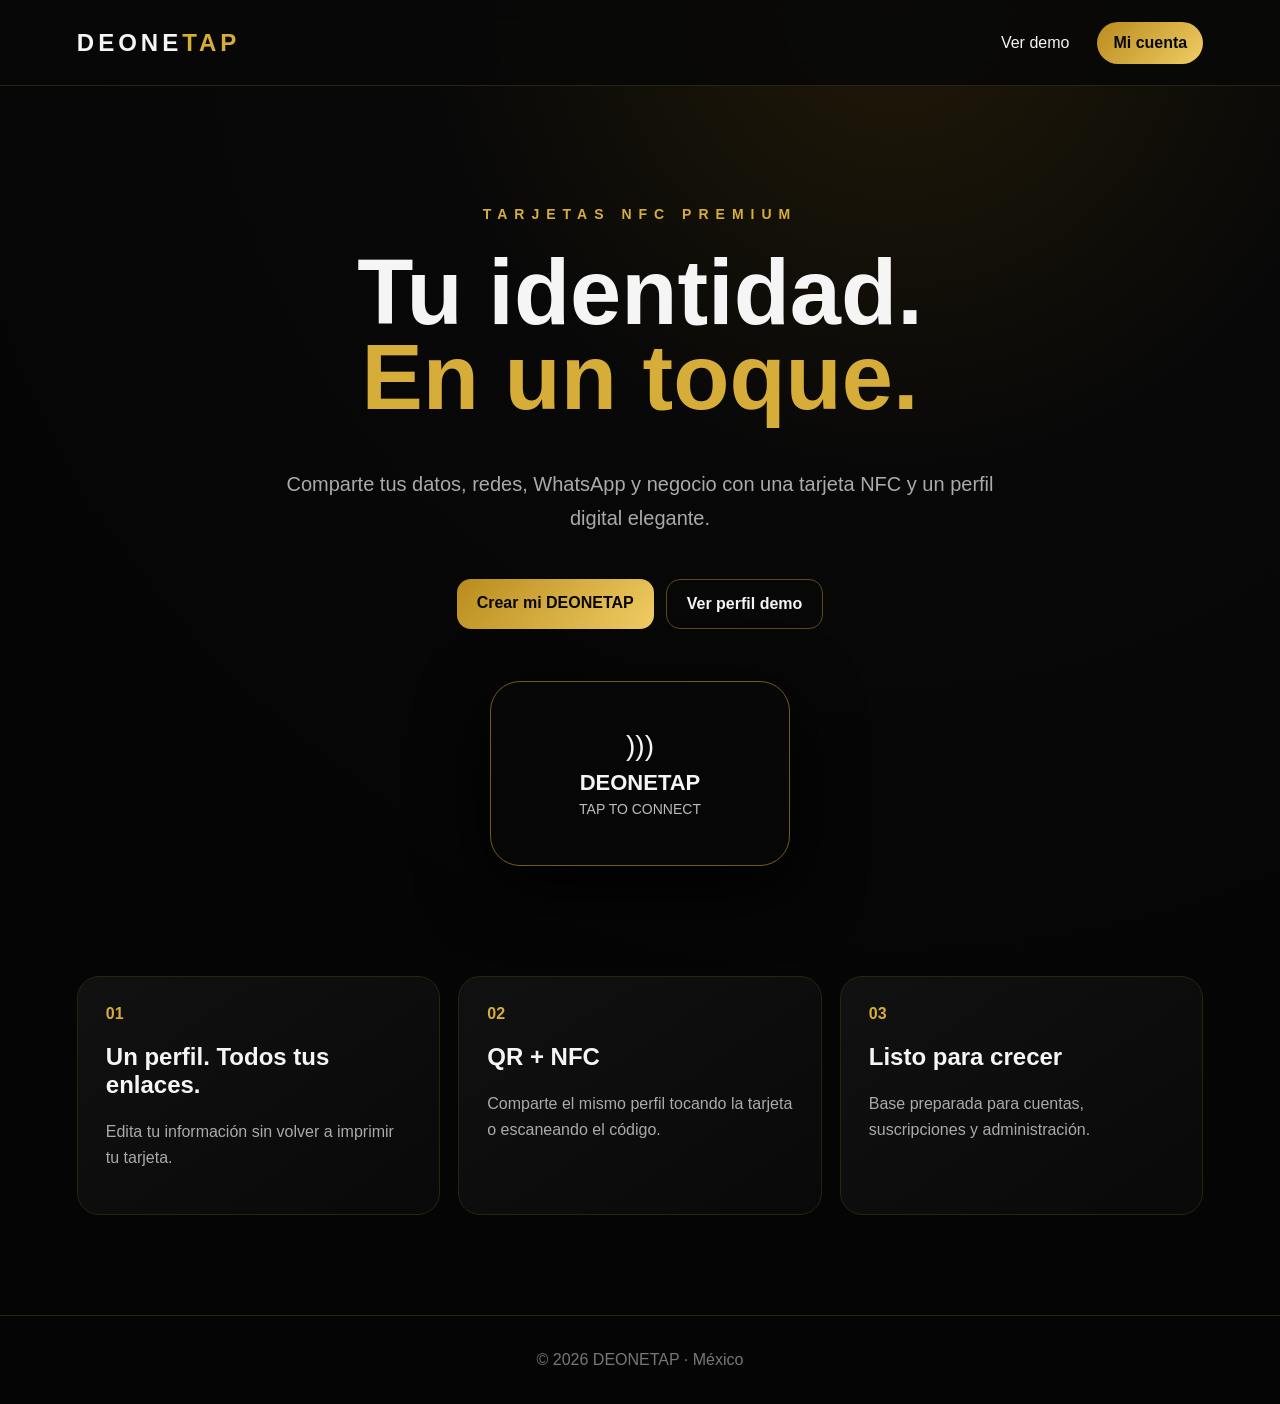
<file: index.html>
<!doctype html><html lang="es"><head><meta charset="utf-8"><meta name="viewport" content="width=device-width,initial-scale=1"><title>DEONETAP | Tu identidad en un toque</title><link rel="stylesheet" href="styles.css"></head><body><header><a class="brand" href="index.html">DEONE<span>TAP</span></a><nav><a href="p/demo.html">Ver demo</a><a class="gold" href="dashboard/index.html">Mi cuenta</a></nav></header><main><section class="hero"><div class="eyebrow">TARJETAS NFC PREMIUM</div><h1>Tu identidad.<br><span>En un toque.</span></h1><p>Comparte tus datos, redes, WhatsApp y negocio con una tarjeta NFC y un perfil digital elegante.</p><div class="actions"><a class="btn gold" href="dashboard/index.html">Crear mi DEONETAP</a><a class="btn outline" href="p/demo.html">Ver perfil demo</a></div><div class="card">)))<strong>DEONETAP</strong><small>TAP TO CONNECT</small></div></section><section class="features"><div><b>01</b><h2>Un perfil. Todos tus enlaces.</h2><p>Edita tu información sin volver a imprimir tu tarjeta.</p></div><div><b>02</b><h2>QR + NFC</h2><p>Comparte el mismo perfil tocando la tarjeta o escaneando el código.</p></div><div><b>03</b><h2>Listo para crecer</h2><p>Base preparada para cuentas, suscripciones y administración.</p></div></section></main><footer>© 2026 DEONETAP · México</footer></body></html>
</file>
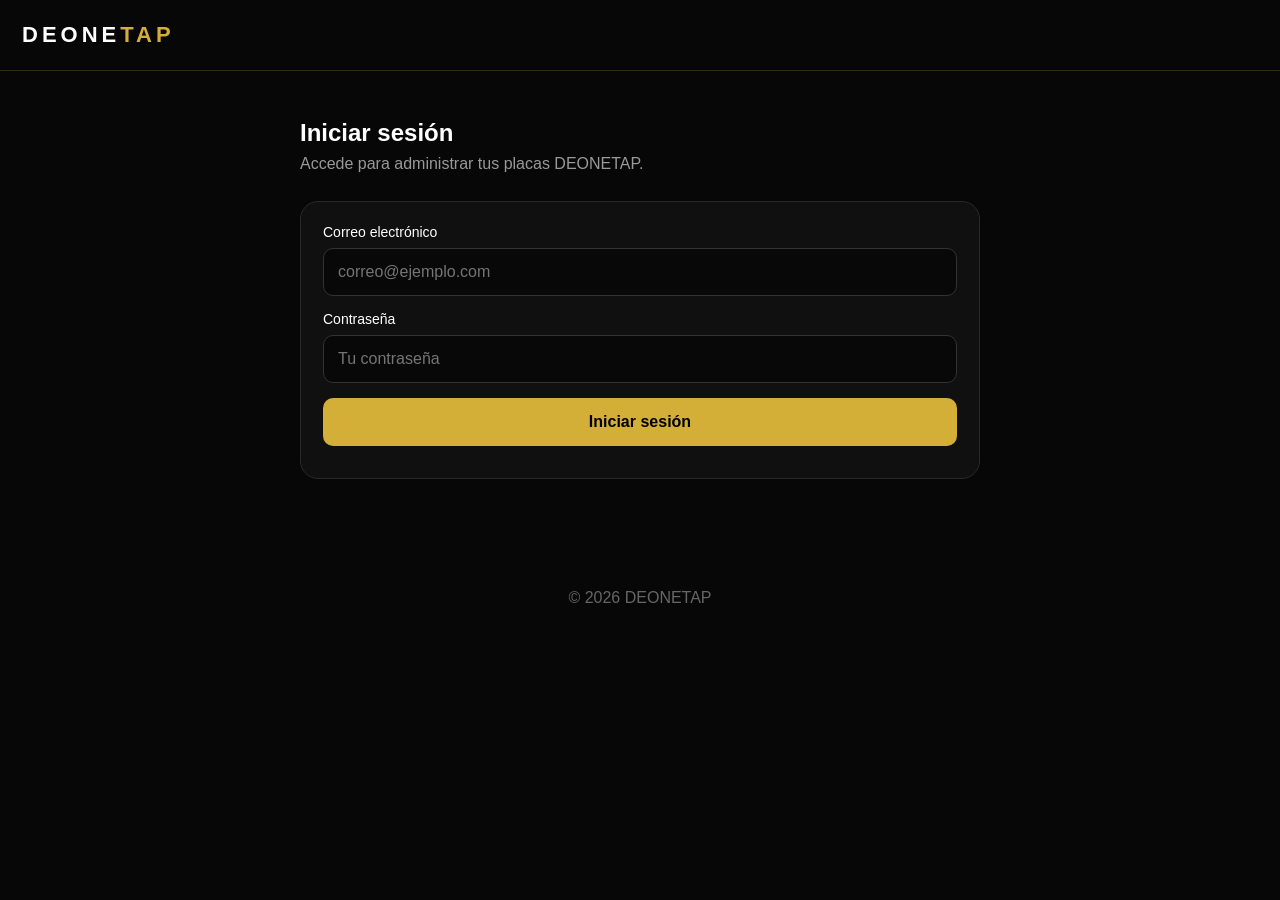
<file: dashboard/index.html>
<!DOCTYPE html>
<html lang="es">
<head>
<meta charset="UTF-8">
<meta name="viewport" content="width=device-width, initial-scale=1.0">
<meta name="theme-color" content="#080808">
<title>Panel | DEONETAP</title>

<style>
* { box-sizing: border-box; }

body {
  margin: 0;
  background: #070707;
  color: #fff;
  font-family: Arial, Helvetica, sans-serif;
}

header {
  padding: 22px;
  border-bottom: 1px solid #332a12;
}

.logo {
  font-size: 22px;
  font-weight: 800;
  letter-spacing: 4px;
}

.logo span { color: #d4af37; }

main {
  max-width: 720px;
  margin: auto;
  padding: 28px 20px 60px;
}

h1 { margin-bottom: 8px; }

.subtitle {
  color: #999;
  margin-bottom: 28px;
}

.card {
  background: #101010;
  border: 1px solid #292929;
  border-radius: 18px;
  padding: 22px;
  margin-bottom: 20px;
}

.label {
  color: #999;
  font-size: 13px;
  margin-bottom: 7px;
}

.code {
  font-size: 25px;
  font-weight: bold;
  color: #d4af37;
  margin-bottom: 20px;
}

label {
  display: block;
  margin-bottom: 8px;
  font-size: 14px;
}

input {
  width: 100%;
  background: #080808;
  border: 1px solid #333;
  color: #fff;
  border-radius: 10px;
  padding: 14px;
  font-size: 16px;
  margin-bottom: 15px;
}

button {
  width: 100%;
  border: 0;
  border-radius: 10px;
  padding: 15px;
  background: #d4af37;
  color: #000;
  font-size: 16px;
  font-weight: bold;
  cursor: pointer;
  margin-bottom: 10px;
}

button.secondary {
  background: #222;
  color: #fff;
}

button:disabled { opacity: .6; }

.status {
  margin-top: 12px;
  padding: 12px;
  border-radius: 10px;
  background: #171717;
  display: none;
  line-height: 1.4;
}

.qr-url {
  overflow-wrap: anywhere;
  color: #d4af37;
  font-size: 14px;
}

.small {
  color: #888;
  font-size: 13px;
  line-height: 1.5;
}

#panel { display: none; }

footer {
  text-align: center;
  color: #666;
  padding: 30px;
}
</style>
</head>

<body>

<header>
  <div class="logo">DEONE<span>TAP</span></div>
</header>

<main>

<section id="login">

  <h1>Iniciar sesión</h1>

  <div class="subtitle">
    Accede para administrar tus placas DEONETAP.
  </div>

  <div class="card">

    <label for="email">Correo electrónico</label>
    <input
      id="email"
      type="email"
      placeholder="correo@ejemplo.com"
      autocomplete="email"
    >

    <label for="password">Contraseña</label>
    <input
      id="password"
      type="password"
      placeholder="Tu contraseña"
      autocomplete="current-password"
    >

    <button id="loginButton" onclick="iniciarSesion()">
      Iniciar sesión
    </button>

    <div id="loginStatus" class="status"></div>

  </div>

</section>


<section id="panel">

  <h1>Mi placa</h1>

  <div class="subtitle">
    Administra el destino de tu QR y NFC.
  </div>
<div id="plateSelectorContainer" style="display:none; margin:16px 0;">
  <label for="plateSelector">Seleccionar placa</label>
  <select id="plateSelector" style="width:100%; padding:12px; margin-top:8px;"></select>
</div>
  <div class="card">

    <div class="label">PLACA</div>
    <div id="plateName" class="code">DEONETAP</div>

    <label for="destination">Enlace de destino</label>

    <input
      id="destination"
      type="url"
      placeholder="https://..."
      autocomplete="off"
    >

    <button id="saveButton" onclick="guardarDestino()">
      Guardar destino
    </button>
<button
  id="toggleActiveButton"
  type="button"
  onclick="cambiarEstadoPlaca()"
  style="margin-top:12px;"
>
  Activar / Desactivar placa
</button>

<div id="activeStatus" class="status"></div>
    <div id="saveStatus" class="status"></div>

  </div>

  <div class="card">

    <div class="label">
      ENLACE PERMANENTE DE ESTA PLACA
    </div>

    <p id="permanentUrl" class="qr-url"></p>

    <p class="small">
      Este es el enlace que debe llevar el QR impreso y el NFC.
      Aunque cambies el destino, este enlace permanece igual.
    </p>

  </div>

  <button class="secondary" onclick="cerrarSesion()">
    Cerrar sesión
  </button>

</section>

</main>

<footer>© 2026 DEONETAP</footer>

<script>

const SUPABASE_URL =
  "https://pgezbktyhlyjnlxwlpsx.supabase.co";

const SUPABASE_KEY =
  "sb_publishable_m12HvUrizfuQHIUG9lWYrw_cU7sK_h0";

let accessToken = null;
let placaActual = null;


/* -------------------------
   SESIÓN
------------------------- */

function guardarSesion(session) {

  localStorage.setItem(
    "deonetap_session",
    JSON.stringify(session)
  );

}

function obtenerSesion() {

  const data =
    localStorage.getItem("deonetap_session");

  if (!data) return null;

  try {
    return JSON.parse(data);
  } catch {
    return null;
  }

}


/* -------------------------
   LOGIN
------------------------- */

async function iniciarSesion() {

  const email =
    document.getElementById("email").value.trim();

  const password =
    document.getElementById("password").value;

  const status =
    document.getElementById("loginStatus");

  const button =
    document.getElementById("loginButton");

  status.style.display = "block";

  if (!email || !password) {

    status.textContent =
      "Escribe tu correo y contraseña.";

    return;
  }

  button.disabled = true;
  button.textContent = "Entrando...";

  status.textContent =
    "Verificando cuenta...";

  try {

    const response = await fetch(
      `${SUPABASE_URL}/auth/v1/token?grant_type=password`,
      {
        method: "POST",

        headers: {
          apikey: SUPABASE_KEY,
          "Content-Type": "application/json"
        },

        body: JSON.stringify({
          email: email,
          password: password
        })
      }
    );

    const data = await response.json();

    if (!response.ok || !data.access_token) {

      throw new Error(
        data.error_description ||
        data.msg ||
        "Correo o contraseña incorrectos."
      );

    }

    accessToken = data.access_token;

    guardarSesion(data);

    await mostrarPanel();

  } catch (error) {

    status.textContent =
      error.message ||
      "No se pudo iniciar sesión.";

  } finally {

    button.disabled = false;
    button.textContent = "Iniciar sesión";

  }

}


/* -------------------------
   CARGAR PLACA DEL CLIENTE
------------------------- */

async function mostrarPanel() {

  const login =
    document.getElementById("login");

  const panel =
    document.getElementById("panel");

  try {

    const response = await fetch(
      `${SUPABASE_URL}/rest/v1/deonetaps?select=id,code,name,destination_url,active&order=created_at.asc`,
      {
        headers: {
          apikey: SUPABASE_KEY,
          Authorization: `Bearer ${accessToken}`
        }
      }
    );

    if (!response.ok) {

      throw new Error(
        "No se pudieron cargar tus placas."
      );

    }

    const data = await response.json();

    if (!data.length) {

      throw new Error(
        "Esta cuenta todavía no tiene una placa asignada."
      );

    }

    placaActual = data[0];
    actualizarBotonPlaca();
const selector = document.getElementById("plateSelector");
const contenedor = document.getElementById("plateSelectorContainer");

selector.innerHTML = "";

data.forEach((placa) => {
  const opcion = document.createElement("option");
  opcion.value = placa.id;
  opcion.textContent = `${placa.code} - ${placa.name || "Sin nombre"}`;
  selector.appendChild(opcion);
});

selector.value = placaActual.id;
    selector.addEventListener("change", () => {
  placaActual = data.find(placa => placa.id === selector.value);

  if (!placaActual) return;
      actualizarBotonPlaca();
      cargarEstadisticas();

  document.getElementById("plateName").textContent =
    placaActual.name || `DEONETAP ${placaActual.code}`;

  document.getElementById("destination").value =
    placaActual.destination_url || "";

  document.getElementById("permanentUrl").textContent =
    `https://deonetap.com/r/?id=${placaActual.code}`;
});
contenedor.style.display = data.length > 1 ? "block" : "none";
    document.getElementById("plateName").textContent =
      placaActual.name ||
      `DEONETAP ${placaActual.code}`;

    document.getElementById("destination").value =
      placaActual.destination_url || "";

    document.getElementById("permanentUrl").textContent =
  `https://deonetap.com/r/?id=${placaActual.code}`;

    login.style.display = "none";
    panel.style.display = "block";

  } catch (error) {

    const status =
      document.getElementById("loginStatus");

    status.style.display = "block";
    status.textContent = error.message;

  }

}


/* -------------------------
   GUARDAR DESTINO
------------------------- */

async function guardarDestino() {

  if (!placaActual || !accessToken) return;

  const input =
    document.getElementById("destination");

  const button =
    document.getElementById("saveButton");

  const status =
    document.getElementById("saveStatus");

  let url = input.value.trim();

  status.style.display = "block";

  if (!url) {

    status.textContent =
      "Escribe un enlace primero.";

    return;
  }

  if (
    !url.startsWith("https://") &&
    !url.startsWith("http://")
  ) {

    url = "https://" + url;
    input.value = url;

  }

  try {
    new URL(url);
  } catch {

    status.textContent =
      "El enlace no es válido.";

    return;
  }

  button.disabled = true;
  button.textContent = "Guardando...";

  status.textContent =
    "Guardando cambio...";

  try {

    const response = await fetch(
      `${SUPABASE_URL}/rest/v1/deonetaps?id=eq.${placaActual.id}`,
      {
        method: "PATCH",

        headers: {
          apikey: SUPABASE_KEY,
          Authorization: `Bearer ${accessToken}`,
          "Content-Type": "application/json",
          Prefer: "return=representation"
        },

        body: JSON.stringify({
          destination_url: url
        })
      }
    );

    const data = await response.json();

    if (!response.ok || !data.length) {

      throw new Error(
        "No se pudo actualizar la placa."
      );

    }

    placaActual.destination_url = url;

    status.textContent =
      "✓ Destino actualizado correctamente.";

  } catch (error) {

    status.textContent =
      error.message ||
      "No se pudo guardar el cambio.";

  } finally {

    button.disabled = false;
    button.textContent = "Guardar destino";

  }

}
function actualizarBotonPlaca() {
  const boton = document.getElementById("toggleActiveButton");
  const estado = document.getElementById("activeStatus");

  if (!boton || !placaActual) return;

  boton.textContent = placaActual.active
    ? "Desactivar placa"
    : "Activar placa";

  estado.textContent = placaActual.active
    ? "Estado: Activa"
    : "Estado: Desactivada";

  estado.style.display = "block";
}
async function cambiarEstadoPlaca() {
  if (!placaActual || !accessToken) return;

  const boton = document.getElementById("toggleActiveButton");
  const status = document.getElementById("activeStatus");

  const nuevoEstado = !placaActual.active;

  boton.disabled = true;
  status.style.display = "block";
  status.textContent = "Actualizando placa...";

  try {
    const respuesta = await fetch(
      `${SUPABASE_URL}/rest/v1/deonetaps?id=eq.${encodeURIComponent(placaActual.id)}`,
      {
        method: "PATCH",
        headers: {
          apikey: SUPABASE_KEY,
          Authorization: `Bearer ${accessToken}`,
          "Content-Type": "application/json",
          Prefer: "return=representation"
        },
        body: JSON.stringify({ active: nuevoEstado })
      }
    );

    const data = await respuesta.json();

    if (!respuesta.ok || !data.length) {
      throw new Error("No se pudo actualizar la placa.");
    }

    placaActual.active = data[0].active;
actualizarBotonPlaca();
    status.textContent = placaActual.active
      ? "✓ Placa activada correctamente."
      : "✓ Placa desactivada correctamente.";

  } catch (error) {
    status.textContent = error.message;
  } finally {
    boton.disabled = false;
  }
}
/* -------------------------
   CERRAR SESIÓN
------------------------- */

async function cerrarSesion() {

  try {

    if (accessToken) {

      await fetch(
        `${SUPABASE_URL}/auth/v1/logout`,
        {
          method: "POST",

          headers: {
            apikey: SUPABASE_KEY,
            Authorization: `Bearer ${accessToken}`
          }
        }
      );

    }

  } catch {}

  localStorage.removeItem("deonetap_session");

  accessToken = null;
  placaActual = null;

  document.getElementById("panel").style.display =
    "none";

  document.getElementById("login").style.display =
    "block";

}


/* -------------------------
   RESTAURAR SESIÓN
------------------------- */

async function restaurarSesion() {

  const session = obtenerSesion();

  if (!session || !session.access_token) return;

  accessToken = session.access_token;

  await mostrarPanel();
await cargarEstadisticas();
}

// ==============================
// ESTADÍSTICAS DE LA PLACA
// ==============================

async function cargarEstadisticas() {
  if (!accessToken || !placaActual) return;

  try {
    const response = await fetch(
      `${SUPABASE_URL}/rest/v1/interactions?deonetap_id=eq.${placaActual.id}&select=created_at,source`,
      {
        headers: {
          apikey: SUPABASE_KEY,
          Authorization: `Bearer ${accessToken}`
        }
      }
    );

    if (!response.ok) throw new Error("No se pudieron cargar estadísticas");

    const datos = await response.json();

    const ahora = new Date();

   const hoy = datos.filter(item => {
  const fecha = new Date(item.created_at);

  return (
    fecha.getFullYear() === ahora.getFullYear() &&
    fecha.getMonth() === ahora.getMonth() &&
    fecha.getDate() === ahora.getDate()
  );
}).length;

    const ultimos7 = datos.filter(item => {
      const fecha = new Date(item.created_at);
      return ahora - fecha <= 7 * 24 * 60 * 60 * 1000;
    }).length;

    const ultimos30 = datos.filter(item => {
      const fecha = new Date(item.created_at);
      return ahora - fecha <= 30 * 24 * 60 * 60 * 1000;
    }).length;

    const qr = datos.filter(item => item.source === "qr").length;
    const nfc = datos.filter(item => item.source === "nfc").length;

    let caja = document.getElementById("estadisticas");

    if (!caja) {
      caja = document.createElement("div");
      caja.id = "estadisticas";
      caja.className = "card";

      const panel = document.getElementById("panel");
      panel.appendChild(caja);
    }

    caja.innerHTML = `
      <div class="label">ESTADÍSTICAS</div>
      <h2 style="color:#d4af37;">${datos.length} interacciones</h2>

      <p>Hoy: <strong>${hoy}</strong></p>
      <p>Últimos 7 días: <strong>${ultimos7}</strong></p>
      <p>Últimos 30 días: <strong>${ultimos30}</strong></p>

      <hr style="border-color:#292929;">

      <p>QR: <strong>${qr}</strong></p>
      <p>NFC: <strong>${nfc}</strong></p>
      <hr style="border-color:#292929; margin-top:25px;">

<div style="margin-top:20px;">
  <div class="label">INTERACCIONES · ÚLTIMOS 7 DÍAS</div>
  <div id="grafica7dias" style="
    display:flex;
    align-items:flex-end;
    gap:8px;
    height:150px;
    margin-top:20px;
  "></div>
  <div style="margin-top:30px;">
  <div class="label">HORARIOS DE MAYOR USO</div>
  <div id="graficaHoras" style="
    display:flex;
    align-items:flex-end;
    gap:4px;
    height:150px;
    margin-top:20px;
  "></div>
</div>
</div>
    `;
    // Crear gráfica de interacciones de los últimos 7 días
const grafica = document.getElementById("grafica7dias");

if (grafica) {
  const dias = [];

  for (let i = 6; i >= 0; i--) {
    const fecha = new Date();
    fecha.setDate(fecha.getDate() - i);

    const inicio = new Date(fecha);
    inicio.setHours(0, 0, 0, 0);

    const fin = new Date(fecha);
    fin.setHours(23, 59, 59, 999);

    const cantidad = datos.filter(item => {
      const fechaInteraccion = new Date(item.created_at);
      return fechaInteraccion >= inicio && fechaInteraccion <= fin;
    }).length;

    dias.push({
      nombre: fecha.toLocaleDateString("es-MX", { weekday: "short" }),
      cantidad
    });
  }

  const maximo = Math.max(...dias.map(d => d.cantidad), 1);

  grafica.innerHTML = dias.map(d => `
    <div style="
      flex:1;
      height:100%;
      display:flex;
      flex-direction:column;
      justify-content:flex-end;
      align-items:center;
      gap:6px;
    ">
      <span style="font-size:12px;">${d.cantidad}</span>

      <div style="
        width:100%;
        max-width:35px;
        height:${Math.max((d.cantidad / maximo) * 100, 3)}px;
        background:#d4af37;
        border-radius:6px 6px 2px 2px;
      "></div>

      <span style="font-size:11px;color:#999;">
        ${d.nombre}
      </span>
    </div>
  `).join("");
  // Crear gráfica de horarios de mayor uso
const graficaHoras = document.getElementById("graficaHoras");

if (graficaHoras) {
  const horas = Array(24).fill(0);

  datos.forEach(item => {
    const fecha = new Date(item.created_at);
    horas[fecha.getHours()]++;
  });

  const maxHora = Math.max(...horas, 1);

  graficaHoras.innerHTML = horas.map((cantidad, hora) => `
    <div style="
      flex:1;
      height:100%;
      display:flex;
      flex-direction:column;
      justify-content:flex-end;
      align-items:center;
      min-width:0;
    ">
      <span style="font-size:9px;margin-bottom:4px;">
        ${cantidad || ""}
      </span>

      <div style="
        width:100%;
        max-width:18px;
        height:${Math.max((cantidad / maxHora) * 100, 2)}px;
        background:#d4af37;
        border-radius:4px 4px 2px 2px;
      "></div>

      <span style="font-size:8px;margin-top:5px;">
        ${hora % 3 === 0 ? hora : ""}
      </span>
    </div>
  `).join("");
}
}
  } catch (error) {
    console.error("Error estadísticas:", error);
  }
}
  restaurarSesion();

</script>

</body>
</html>
</file>
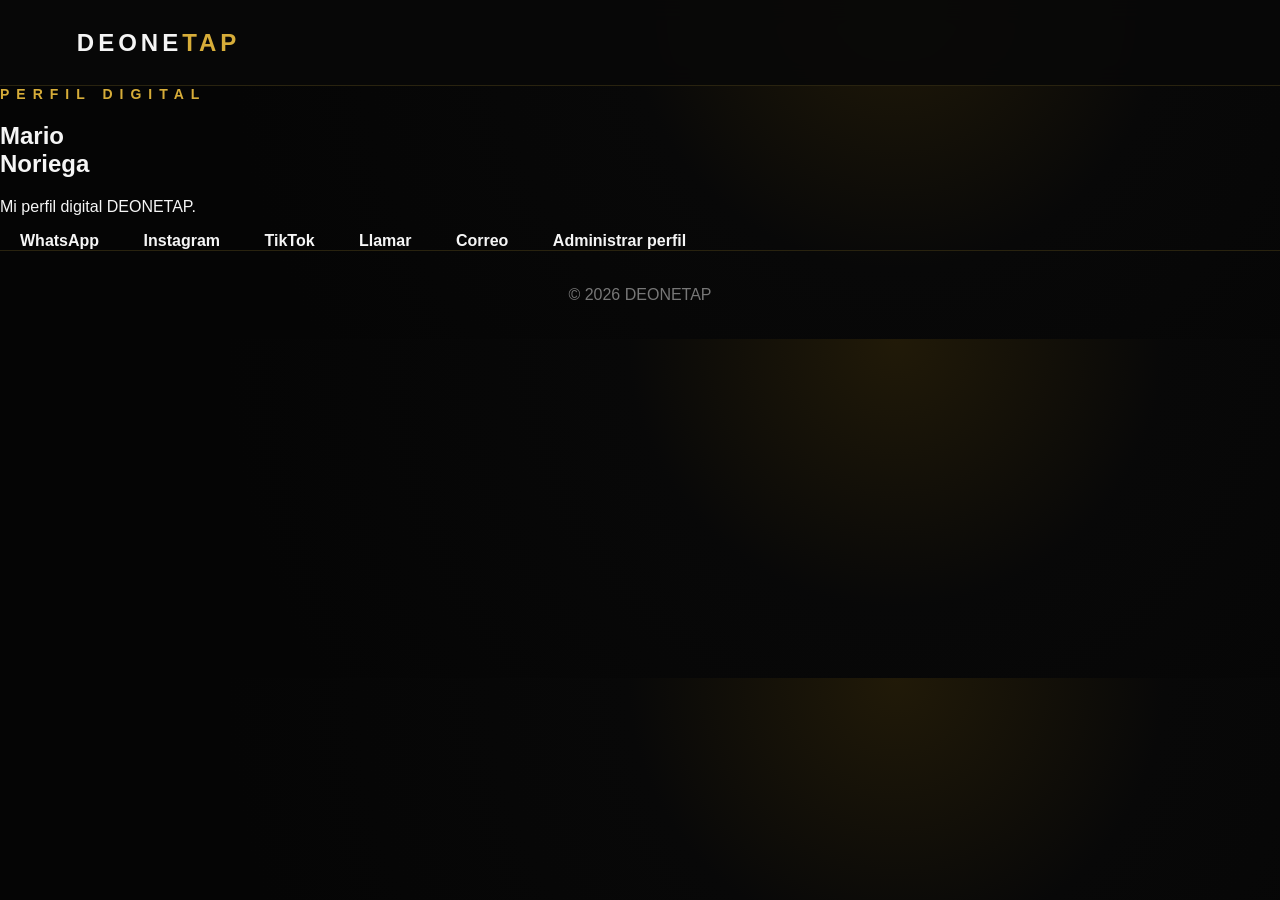
<file: p/mario/index.html>
<!DOCTYPE html>
<html lang="es">
<head>
  <meta charset="UTF-8">
  <meta name="viewport" content="width=device-width, initial-scale=1.0">
  <meta name="theme-color" content="#080808">
  <title>Mario | DEONETAP</title>
  <link rel="stylesheet" href="../../styles.css">
</head>

<body>

<header>
  <a class="brand" href="../../index.html">DEONE<span>TAP</span></a>
</header>

<main>
  <section class="section">

    <div class="eyebrow">PERFIL DIGITAL</div>

    <h1>
      Mario<br>
      <span>Noriega</span>
    </h1>

    <p>
      Mi perfil digital DEONETAP.
    </p>

    <a class="btn primary" href="https://wa.me/" target="_blank">
      WhatsApp
    </a>

    <a class="btn" href="#" target="_blank">
      Instagram
    </a>

    <a class="btn" href="#" target="_blank">
      TikTok
    </a>

    <a class="btn" href="tel:">
      Llamar
    </a>

    <a class="btn" href="mailto:">
      Correo
    </a>

    <a class="btn" href="../../dashboard/">
      Administrar perfil
    </a>

  </section>
</main>

<footer>
  © 2026 DEONETAP
</footer>

</body>
</html>
</file>
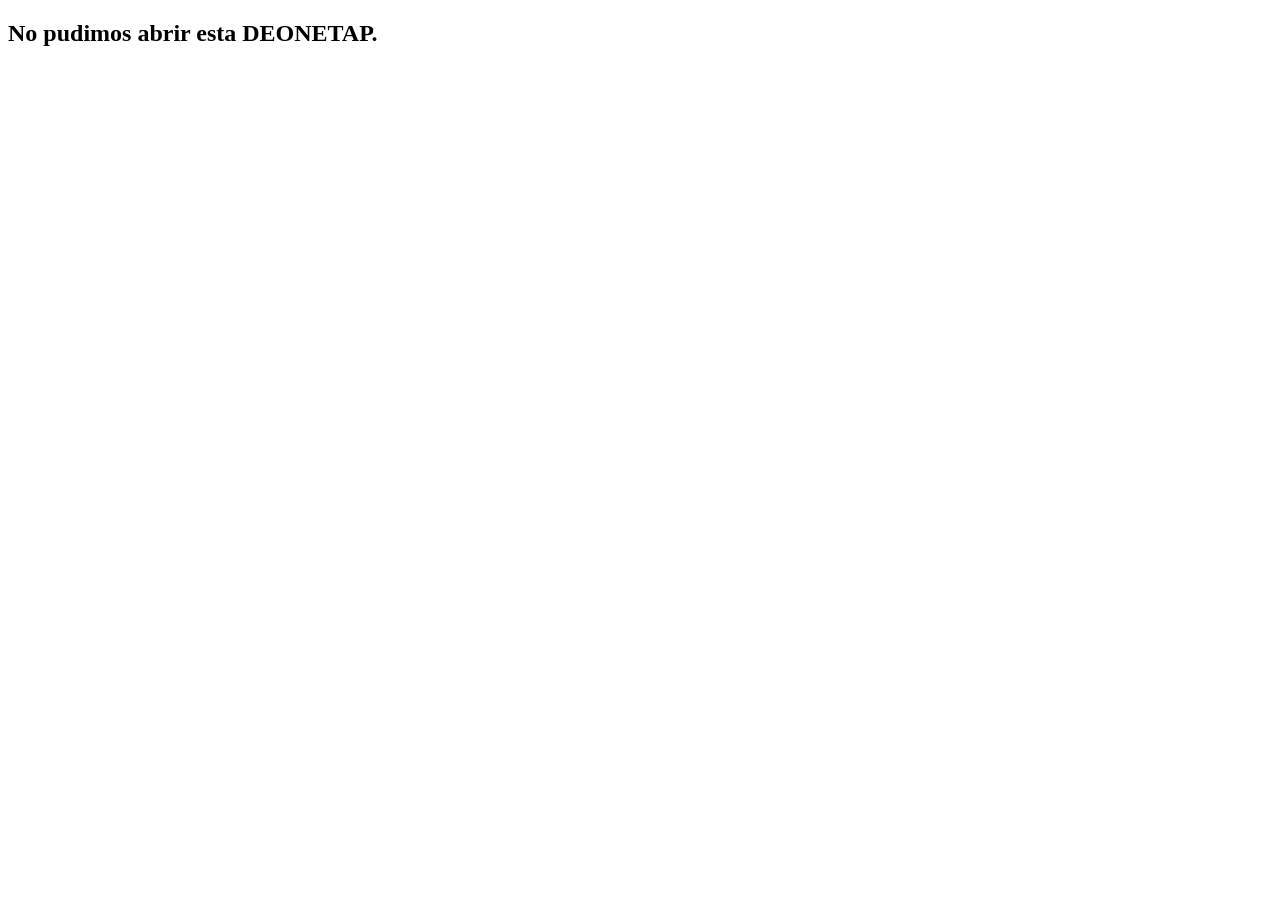
<file: r/0001/index.html>
<!DOCTYPE html>
<html lang="es">
<head>
  <meta charset="UTF-8">
  <meta name="robots" content="noindex">
  <meta name="viewport" content="width=device-width, initial-scale=1.0">
  <title>DEONETAP</title>
</head>

<body>

<script>
const SUPABASE_URL = "https://pgezbktyhlyjnlxwlpsx.supabase.co";
const SUPABASE_KEY = "sb_publishable_m12HvUrizfuQHIUG9lWYrw_cU7sK_h0";

const params = new URLSearchParams(window.location.search);
const PLATE_CODE = params.get("id") || "0001";
const SOURCE = params.get("source") || "unknown";
async function redirect() {

  try {

    // 1. Buscar la placa 0001
    const response = await fetch(
      `${SUPABASE_URL}/rest/v1/deonetaps?code=eq.${PLATE_CODE}&select=id,destination_url`,
      {
        headers: {
          apikey: SUPABASE_KEY,
          Authorization: `Bearer ${SUPABASE_KEY}`
        }
      }
    );

    if (!response.ok) {
      throw new Error("No se pudo consultar la placa");
    }

    const data = await response.json();

    if (!data.length || !data[0].destination_url) {
      document.body.innerHTML =
        "<h2>DEONETAP no configurado.</h2>";
      return;
    }

    const placa = data[0];

    // 2. Registrar la interacción
    try {

      await fetch(
        `${SUPABASE_URL}/rest/v1/interactions`,
        {
          method: "POST",

          headers: {
            apikey: SUPABASE_KEY,
            Authorization: `Bearer ${SUPABASE_KEY}`,
            "Content-Type": "application/json",
            Prefer: "return=minimal"
          },

          body: JSON.stringify({
            deonetap_id: placa.id,
            destination_url: placa.destination_url,
            source: new URLSearchParams(window.location.search).get("source") || "qr"
          })
        }
      );

    } catch (error) {

      // Aunque falle la estadística,
      // la placa seguirá funcionando.
      console.log("No se pudo registrar interacción");

    }

    // 3. Redirigir al destino actual
    window.location.replace(placa.destination_url);

  } catch (error) {

    document.body.innerHTML =
      "<h2>No pudimos abrir esta DEONETAP.</h2>";

  }

}

redirect();
</script>

</body>
</html>
</file>
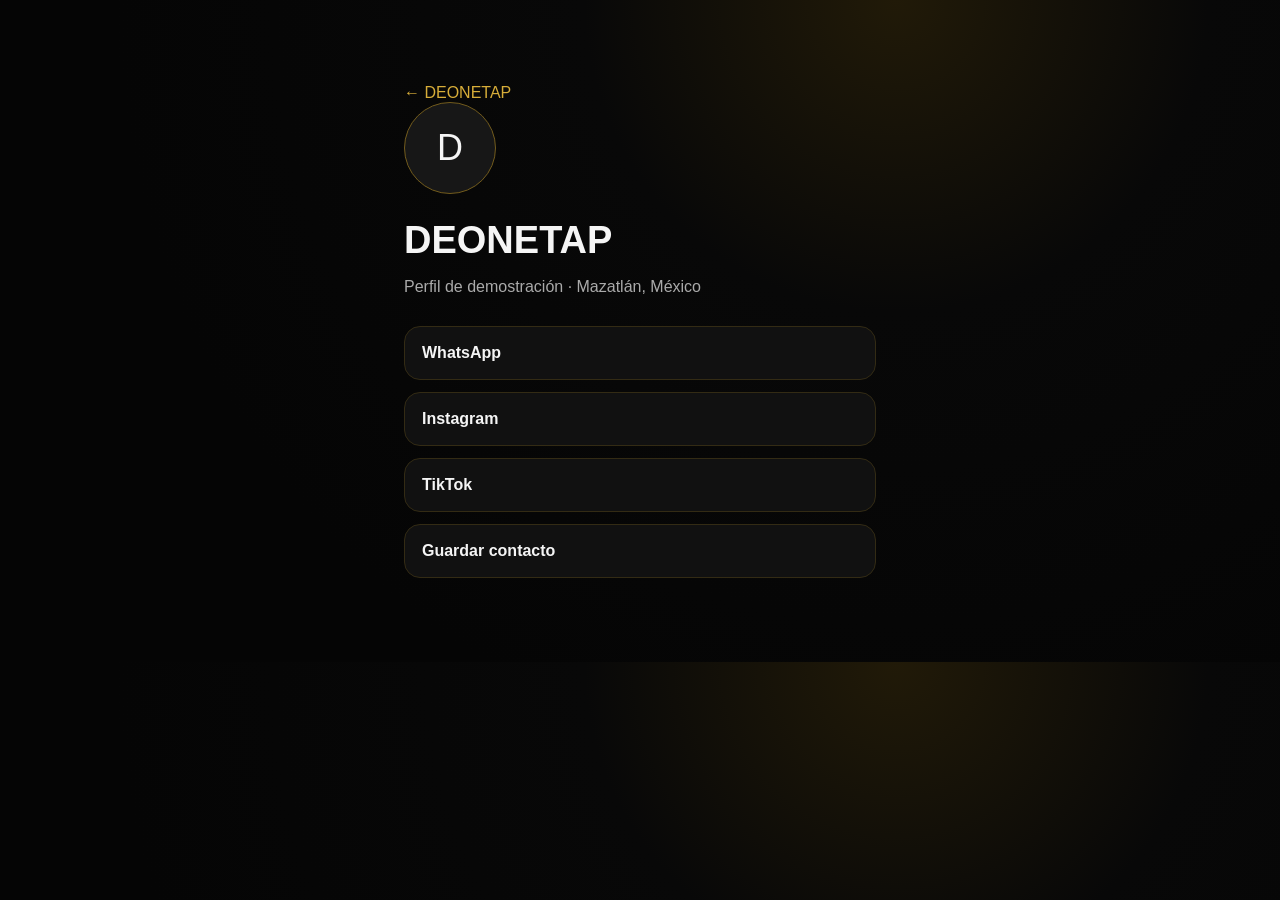
<file: demo.html>
<!doctype html><html lang="es"><head><meta charset="utf-8"><meta name="viewport" content="width=device-width,initial-scale=1"><title>DEONETAP Demo</title><link rel="stylesheet" href="../styles.css"><style>.profile{max-width:520px;margin:60px auto;padding:24px}.avatar{width:92px;height:92px;border-radius:50%;display:grid;place-items:center;background:#171717;border:1px solid #725b1c;font-size:36px}.profile h1{font-size:38px;margin-bottom:5px}.profile>p{color:#aaa}.links{display:grid;gap:12px;margin-top:30px}.links a{padding:17px;border:1px solid #332b14;border-radius:16px;background:#111;font-weight:800}.links a:hover{border-color:#d7ad39}.back{color:#d7ad39}</style></head><body><main class="profile"><a class="back" href="../index.html">← DEONETAP</a><div class="avatar">D</div><h1>DEONETAP</h1><p>Perfil de demostración · Mazatlán, México</p><div class="links"><a href="#">WhatsApp</a><a href="#">Instagram</a><a href="#">TikTok</a><a href="demo.vcf" download>Guardar contacto</a></div></main></body></html>
</file>
<file: styles.css>
:root{--bg:#070707;--panel:#111;--gold:#d7ad39;--text:#f5f5f5;--muted:#aaa}*{box-sizing:border-box}html{scroll-behavior:smooth}body{margin:0;background:radial-gradient(circle at 70% 0,#211a08 0,#080808 28%,#050505 70%);color:var(--text);font-family:Inter,Arial,sans-serif}a{color:inherit;text-decoration:none}header{height:86px;display:flex;align-items:center;justify-content:space-between;padding:0 max(6vw,24px);border-bottom:1px solid #29230f;position:sticky;top:0;background:#080808e8;backdrop-filter:blur(12px);z-index:5}.brand{font-size:24px;font-weight:900;letter-spacing:4px}.brand span,.hero h1 span,.eyebrow,.features b{color:var(--gold)}nav{display:flex;gap:12px;align-items:center}nav a{padding:12px 16px;border-radius:999px}.gold{background:linear-gradient(135deg,#b98b1d,#f0cd64);color:#080808;font-weight:800}.hero{min-height:720px;display:flex;flex-direction:column;align-items:center;text-align:center;padding:120px 24px 70px}.eyebrow{font-weight:900;letter-spacing:7px;font-size:14px}.hero h1{font-size:clamp(52px,9vw,92px);line-height:.92;margin:28px 0}.hero>p{max-width:720px;color:var(--muted);font-size:20px;line-height:1.7}.actions{display:flex;gap:12px;flex-wrap:wrap;justify-content:center;margin:24px}.btn{padding:15px 20px;border-radius:14px;font-weight:800}.outline{border:1px solid #5c4a18}.card{width:300px;height:185px;border:1px solid #725b1c;border-radius:30px;margin-top:28px;display:flex;flex-direction:column;align-items:center;justify-content:center;font-size:28px;box-shadow:0 20px 70px #000}.card strong{font-size:22px;margin-top:8px}.card small{font-size:14px;margin-top:5px;color:#bbb}.features{display:grid;grid-template-columns:repeat(3,1fr);gap:18px;padding:40px max(6vw,24px) 100px}.features>div{background:linear-gradient(145deg,#111,#090909);border:1px solid #29230f;padding:28px;border-radius:22px}.features p{color:var(--muted);line-height:1.6}footer{text-align:center;color:#777;padding:35px;border-top:1px solid #29230f}@media(max-width:700px){nav a:first-child{display:none}.hero{padding-top:90px}.features{grid-template-columns:1fr}.hero>p{font-size:17px}}
</file>
